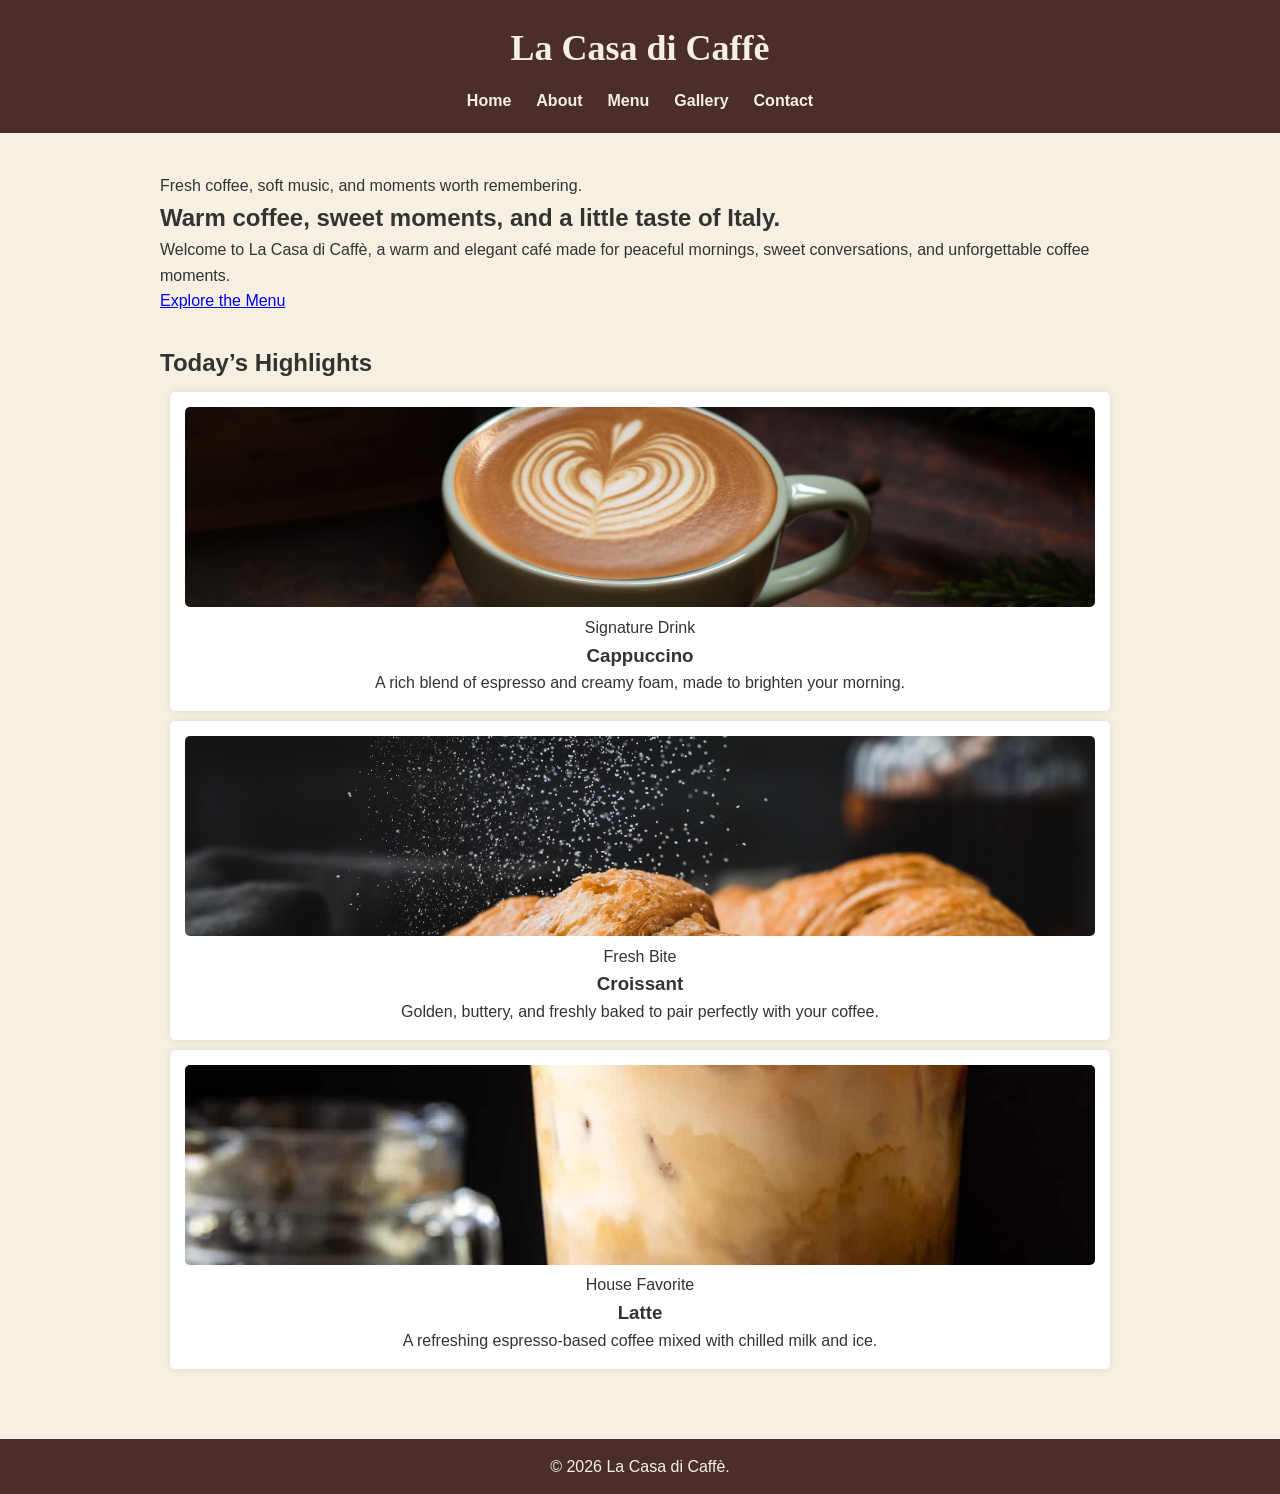
<file: Index.html>
<!DOCTYPE html>
<html lang="en">
<head>
  <meta charset="UTF-8">
  <meta name="viewport" content="width=device-width, initial-scale=1.0">
  <title>La Casa di Caffè - Home</title>
  <link rel="stylesheet" href="LA CASE DI CAFFE.CSS">
</head>
<body>

    <header>
      <h1>La Casa di Caffè</h1>
      <nav>
        <ul>
          <li><a href="index.html" >Home</a></li>
          <li><a href="about.html">About</a></li>
          <li><a href="menu.html">Menu</a></li>
          <li><a href="gallery.html">Gallery</a></li>
          <li><a href="contact.html">Contact</a></li>
        </ul>
      </nav>
    </header>
    
<main>

  <section class="hero">
    <div class="hero-inner">
      <span class="kicker">Fresh coffee, soft music, and moments worth remembering.</span>
      <h2>Warm coffee, sweet moments, and a little taste of Italy.</h2>
      <p>Welcome to La Casa di Caffè, a warm and elegant café made for peaceful mornings, sweet conversations, and unforgettable coffee moments.</p>
      <a class="btn" href="menu.html">Explore the Menu</a>
    </div>
  </section>

  <section>
    <h2 class="section-title">Today’s Highlights</h2>
    <div class="grid">
      <div class="card">
        <img src="Cappuccino.avif" alt="Cappuccino">
        <div class="badge">Signature Drink</div>
        <h3>Cappuccino</h3>
        <p>A rich blend of espresso and creamy foam, made to brighten your morning.</p>
      </div>
      <div class="card">
        <img src="Croissant.avif" alt="Croissant">
        <div class="badge">Fresh Bite</div>
        <h3>Croissant</h3>
        <p>Golden, buttery, and freshly baked to pair perfectly with your coffee.</p>
      </div>
      <div class="card">
        <img src="Iced Latte.jpg" alt="Iced Latte">
        <div class="badge">House Favorite</div>
        <h3>Latte</h3>
        <p>A refreshing espresso-based coffee mixed with chilled milk and ice.</p>
      </div>
    </div>
  </section>

</main>
<footer>
  <p>&copy; 2026 La Casa di Caffè.</p>
</footer>
</body>
</html>
</file>
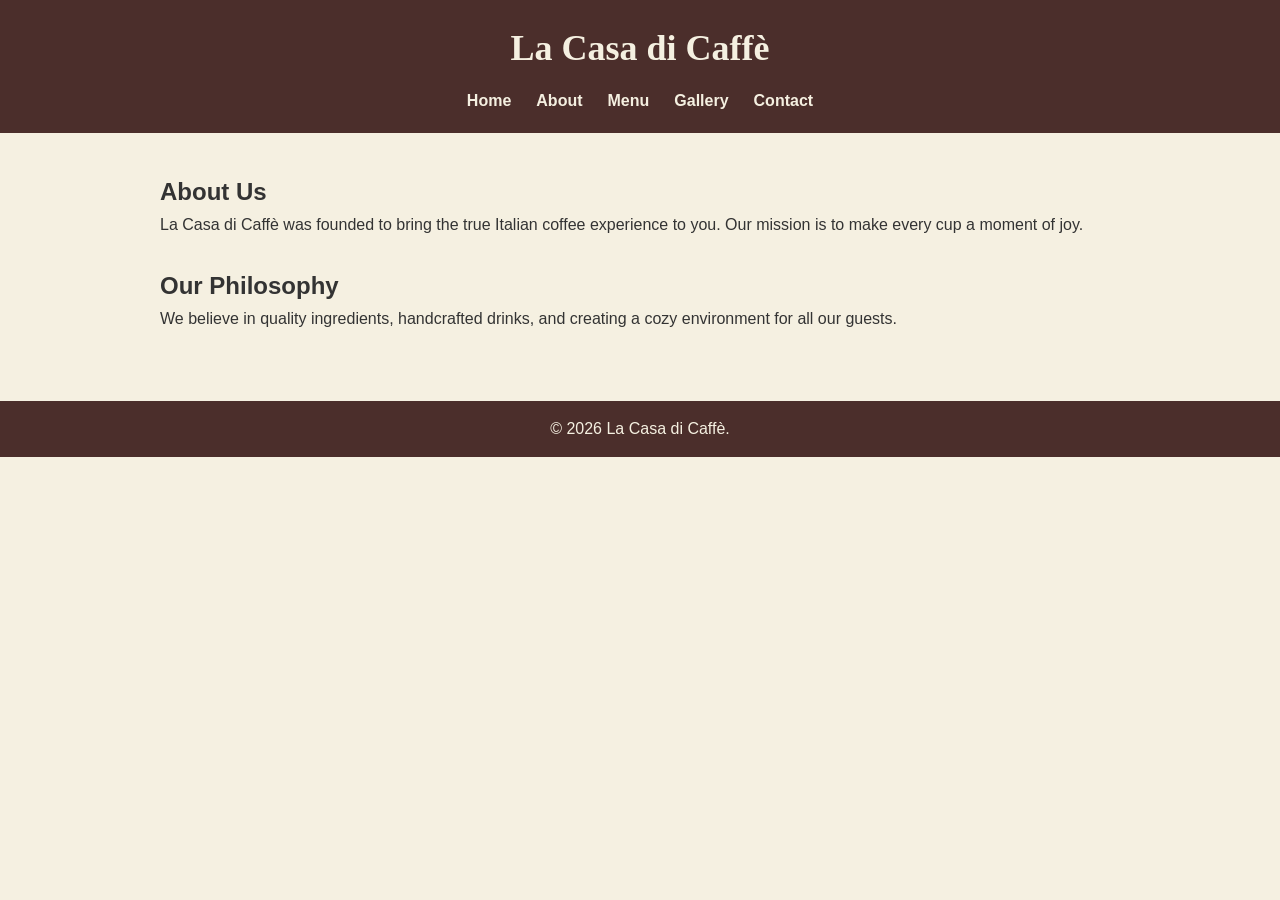
<file: ABOUT.html>
<!DOCTYPE html>
<html lang="en">
<head>
  <meta charset="UTF-8">
  <meta name="viewport" content="width=device-width, initial-scale=1.0">
  <title>La Casa di Caffè - About</title>
  <link rel="stylesheet" href="LA CASE DI CAFFE.CSS">
</head>
<body>
  <header>
    <h1>La Casa di Caffè</h1>
    <nav>
      <ul>
        <li><a href="index.html">Home</a></li>
        <li><a href="about.html">About</a></li>
        <li><a href="menu.html">Menu</a></li>
        <li><a href="gallery.html">Gallery</a></li>
        <li><a href="contact.html">Contact</a></li>
      </ul>
    </nav>
  </header>

  <main>
    <section>
      <h2>About Us</h2>
      <p>La Casa di Caffè was founded to bring the true Italian coffee experience to you. Our mission is to make every cup a moment of joy.</p>
    </section>

    <section>
      <h2>Our Philosophy</h2>
      <p>We believe in quality ingredients, handcrafted drinks, and creating a cozy environment for all our guests.</p>
    </section>
  </main>

  <footer>
    <p>&copy; 2026 La Casa di Caffè.</p>
  </footer>
</body>
</html>
</file>
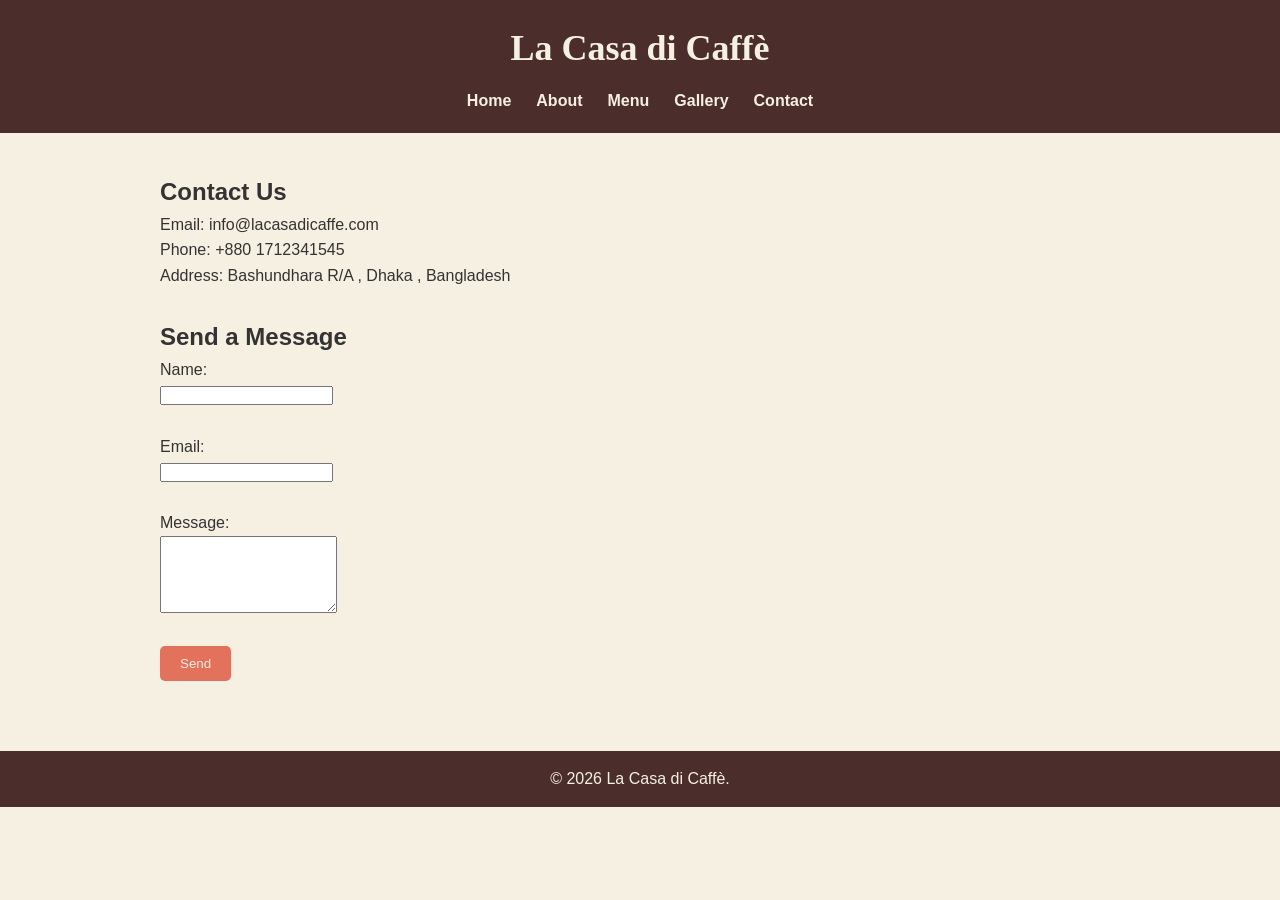
<file: Contact.html>
<!DOCTYPE html>
<html lang="en">
<head>
  <meta charset="UTF-8">
  <meta name="viewport" content="width=device-width, initial-scale=1.0">
  <title>La Casa di Caffè - Contact</title>
  <link rel="stylesheet" href="LA CASE DI CAFFE.CSS">
</head>
<body>
  <header>
    <h1>La Casa di Caffè</h1>
    <nav>
      <ul>
        <li><a href="index.html">Home</a></li>
        <li><a href="about.html">About</a></li>
        <li><a href="menu.html">Menu</a></li>
        <li><a href="gallery.html">Gallery</a></li>
        <li><a href="contact.html">Contact</a></li>
      </ul>
    </nav>
  </header>

  <main>
    <section>
      <h2>Contact Us</h2>
      <p>Email: info@lacasadicaffe.com</p>
      <p>Phone: +880 1712341545 </p>
      <p>Address: Bashundhara R/A , Dhaka , Bangladesh </p>
    </section>

    <section>
      <h2>Send a Message</h2>
      <form>
        <label>Name:</label><br>
        <input type="text" name="name"><br><br>
        <label>Email:</label><br>
        <input type="email" name="email"><br><br>
        <label>Message:</label><br>
        <textarea name="message" rows="5"></textarea><br><br>
        <button type="submit">Send</button>
      </form>
    </section>
  </main>

  <footer>
    <p>&copy; 2026 La Casa di Caffè.</p>
  </footer>
</body>
</html>
</file>
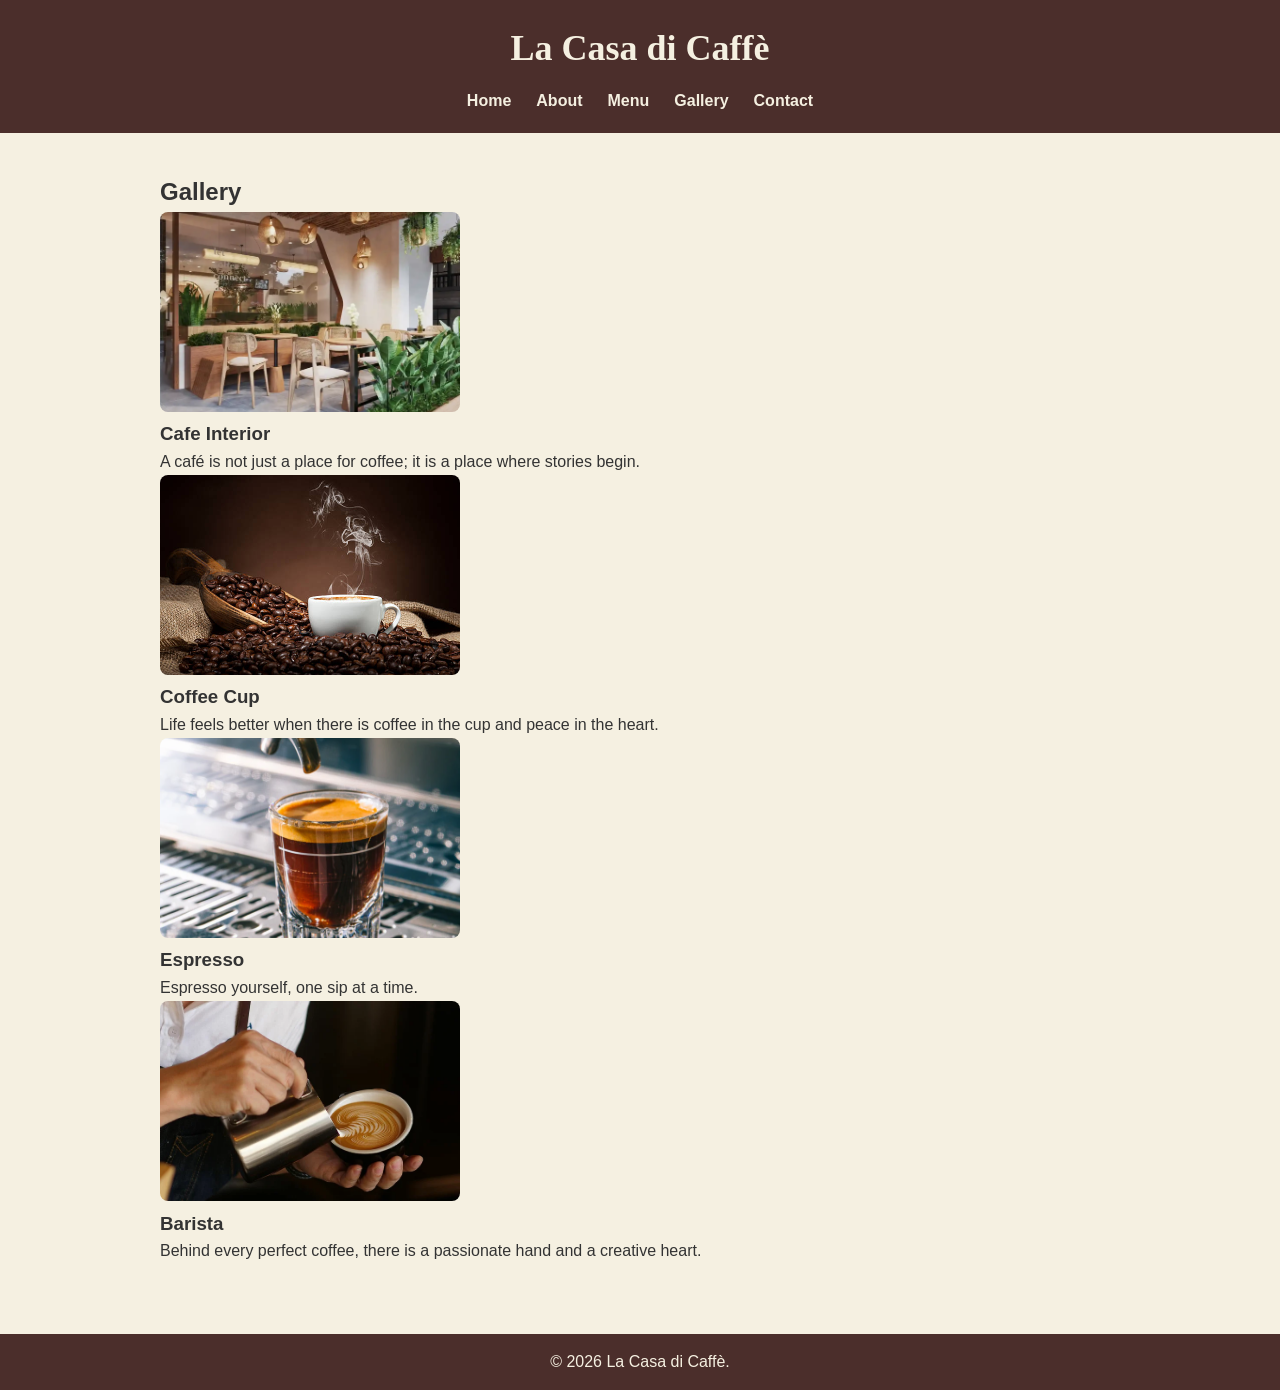
<file: Gallery.html>
<!DOCTYPE html>
<html lang="en">
<head>
  <meta charset="UTF-8">
  <meta name="viewport" content="width=device-width, initial-scale=1.0">
  <title>La Casa di Caffè - Gallery</title>
  <link rel="stylesheet" href="LA CASE DI CAFFE.CSS">
</head>
<body>
  <header>
    <h1>La Casa di Caffè</h1>
    <nav>
      <ul>
        <li><a href="index.html">Home</a></li>
        <li><a href="about.html">About</a></li>
        <li><a href="menu.html">Menu</a></li>
        <li><a href="gallery.html">Gallery</a></li>
        <li><a href="contact.html">Contact</a></li>
      </ul>
    </nav>
  </header>

  <main>
    <section>
      <h2>Gallery</h2>
      </head>

  <div class="gallery">

    <div class="gallery-item">
      <img src="Cafe interior.webp" alt="Gallery Image 1">
      <div class="text-box">
        <h3>Cafe Interior</h3>
        <p>A café is not just a place for coffee; it is a place where stories begin.</p>
      </div>
    </div>

    <div class="gallery-item">
      <img src="Coffee Cup.jpg" alt="Gallery Image 2">
      <div class="text-box">
        <h3>Coffee Cup</h3>
        <p>Life feels better when there is coffee in the cup and peace in the heart.</p>
      </div>
    </div>

    <div class="gallery-item">
      <img src="Espresso.webp" alt="Gallery Image 3">
      <div class="text-box">
        <h3>Espresso</h3>
        <p>Espresso yourself, one sip at a time.</p>
      </div>

    </div>
        <div class="gallery-item">
      <img src="Barista.webp" alt="Gallery Image 4">
      <div class="text-box">
        <h3>Barista</h3>
        <p>Behind every perfect coffee, there is a passionate hand and a creative heart.</p>
      </div>
    </div>
    </section>
  </main>

  <footer>
    <p>&copy; 2026 La Casa di Caffè. </p>
  </footer>
</body>
</html>
</file>
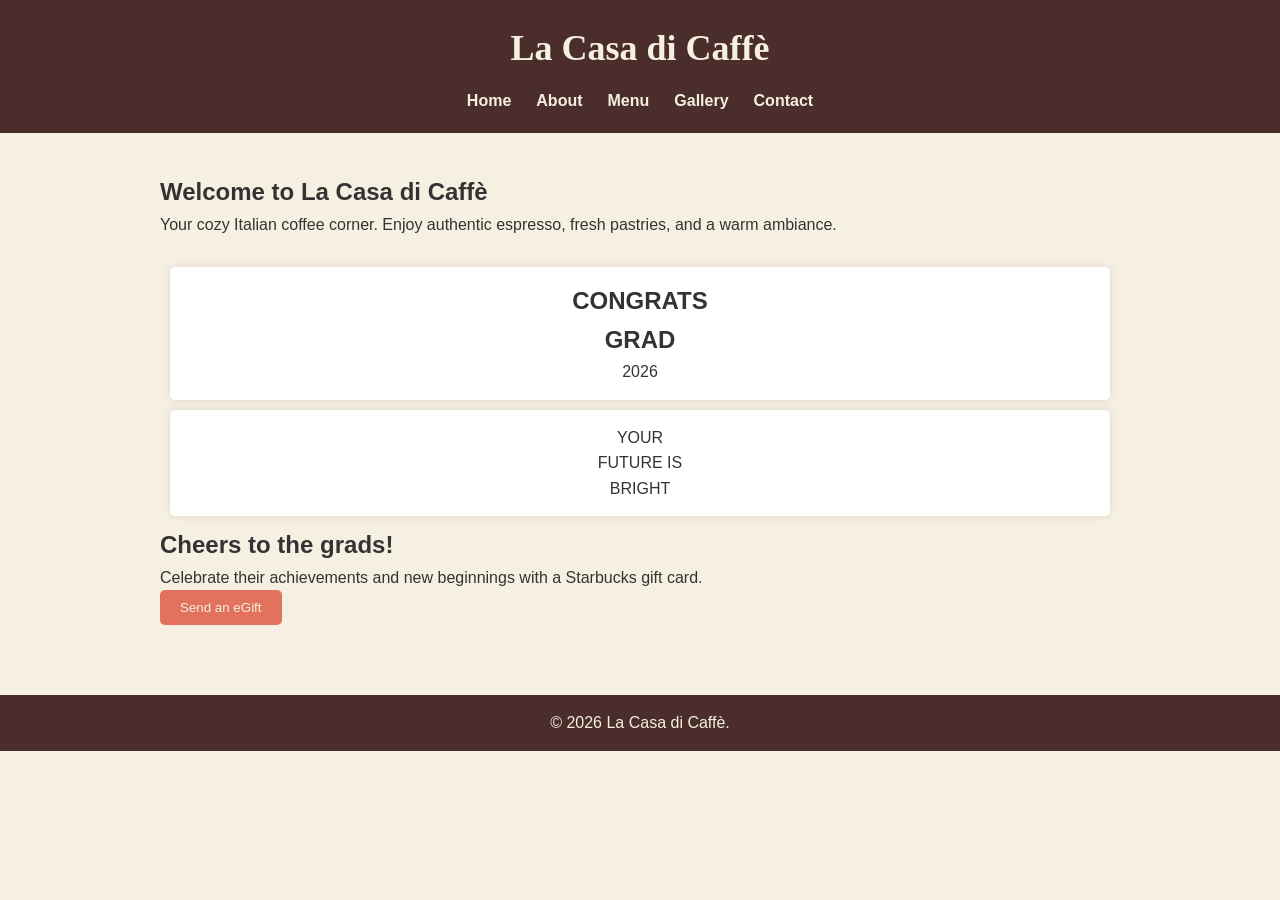
<file: LA CASE DI CAFFE.html>
<!DOCTYPE html>
<html lang="en">
<head>
  <meta charset="UTF-8">
  <meta name="viewport" content="width=device-width, initial-scale=1.0">
  <title>La Casa di Caffè - Home</title>
  <link rel="stylesheet" href="LA CASE DI CAFFE.CSS">
</head>
<body>
  <header>
    <h1>La Casa di Caffè</h1>
    <nav>
      <ul>
        <li><a href="Index.html">Home</a></li>
        <li><a href="ABOUT.html">About</a></li>
        <li><a href="MENU.html">Menu</a></li>
        <li><a href="Gallery.html">Gallery</a></li>
        <li><a href="Contact.html">Contact</a></li>
      </ul>
    </nav>
  </header>

  <main>
    <section>
      <h2>Welcome to La Casa di Caffè</h2>
      <p>Your cozy Italian coffee corner. Enjoy authentic espresso, fresh pastries, and a warm ambiance.</p>
    </section>

    <section>
      <div class="banner">
    <div class="cards">
        <div class="card card1">
            <h2>CONGRATS<br>GRAD</h2>
            <span>2026</span>
        </div>

        <div class="card card2">
            <p>YOUR<br>FUTURE IS<br>BRIGHT</p>
        </div>
    </div>

    <div class="content">
        <h1>Cheers to the grads!</h1>
        <p>
            Celebrate their achievements and new beginnings
            with a Starbucks gift card.
        </p>
        <button>Send an eGift</button>
    </div>
</div>

    </section>
  </main>

  <footer>
    <p>&copy; 2026 La Casa di Caffè. </p>
  </footer>
</body>
</html>
</file>
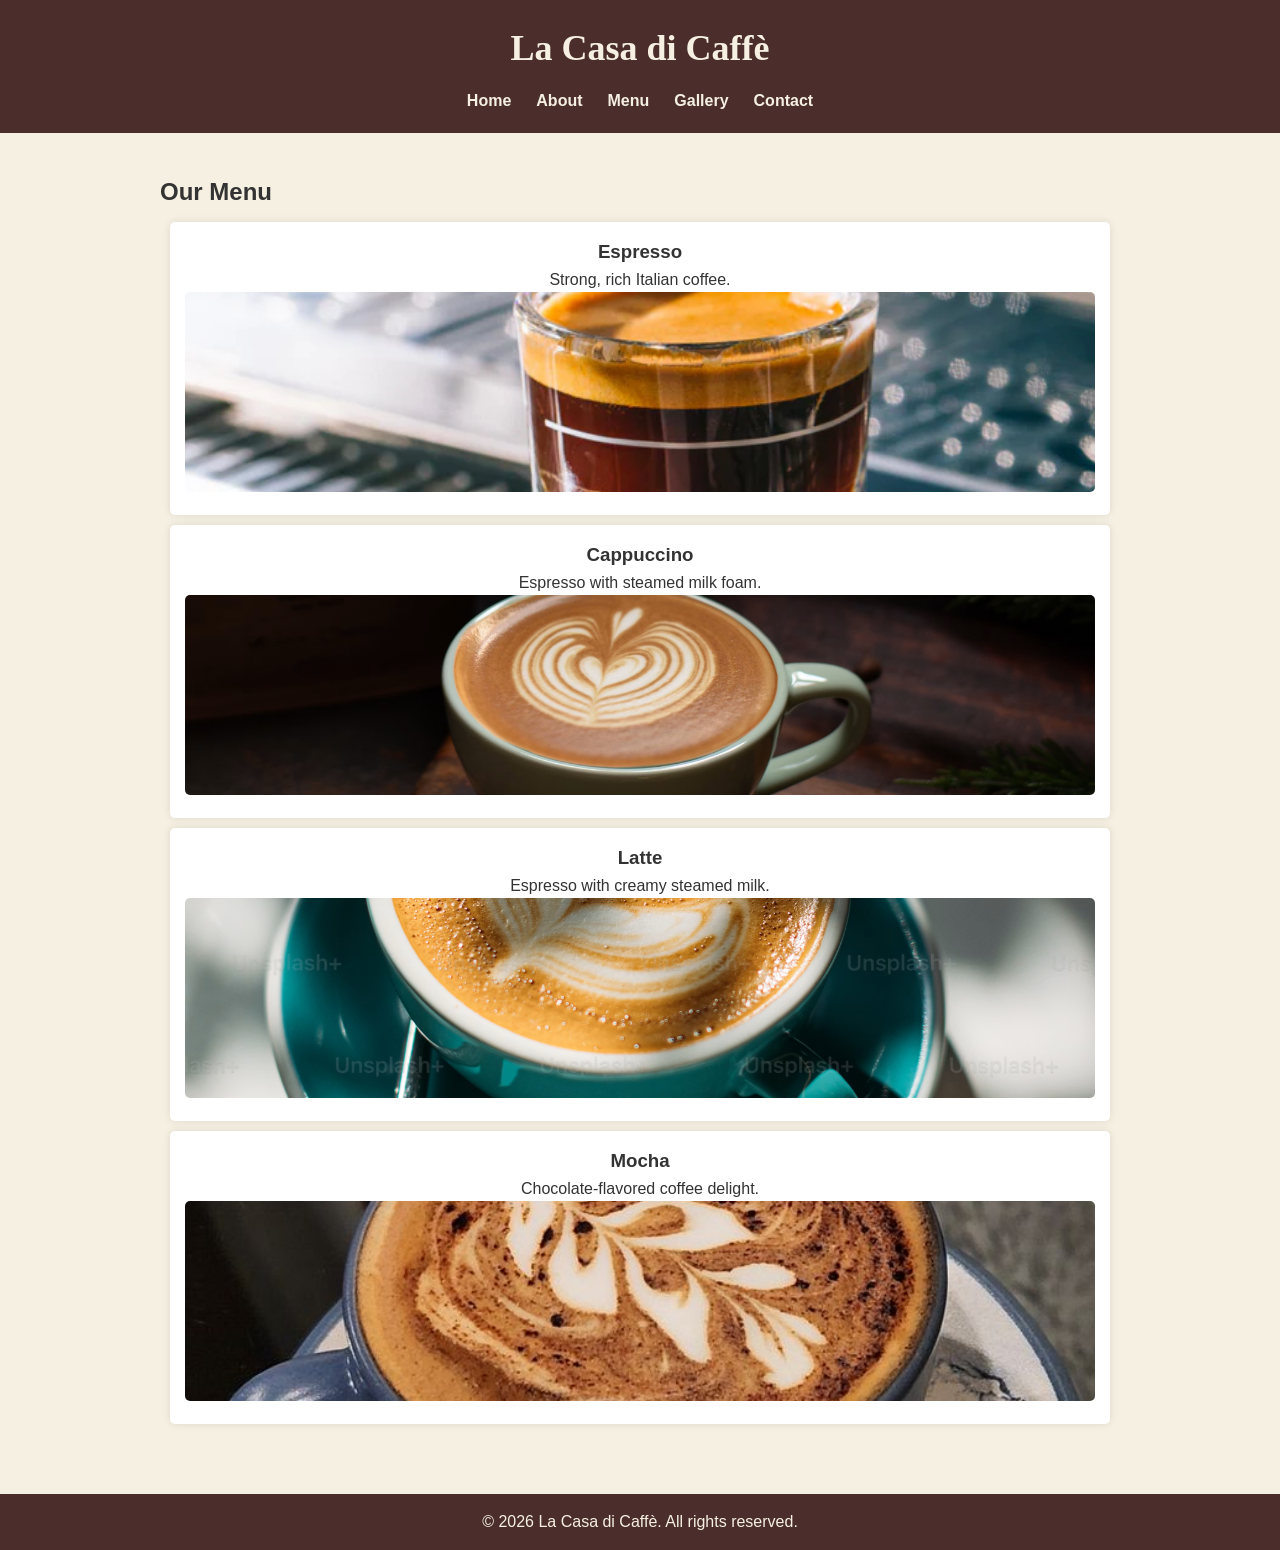
<file: MENU.html>
<!DOCTYPE html>
<html lang="en">
<head>
  <meta charset="UTF-8">
  <meta name="viewport" content="width=device-width, initial-scale=1.0">
  <title>La Casa di Caffè - Menu</title>
  <link rel="stylesheet" href="LA CASE DI CAFFE.CSS">
</head>
<body>
  <header>
    <h1>La Casa di Caffè</h1>
    <nav>
      <ul>
        <li><a href="index.html">Home</a></li>
        <li><a href="about.html">About</a></li>
        <li><a href="menu.html">Menu</a></li>
        <li><a href="gallery.html">Gallery</a></li>
        <li><a href="contact.html">Contact</a></li>
      </ul>
    </nav>
  </header>

  <main>
    <section>
      <h2>Our Menu</h2>
      <div class="card">
        <h3>Espresso</h3>
        <p>Strong, rich Italian coffee.</p>
        <img src="Espresso.webp" alt="Espresso">
      </div>
      <div class="card">
        <h3>Cappuccino</h3>
        <p>Espresso with steamed milk foam.</p>
        <img src="Cappuccino.avif" alt="Cappuccino">
      </div>
      <div class="card">
        <h3>Latte</h3>
        <p>Espresso with creamy steamed milk.</p>
        <img src="Latte.avif" alt="Latte">
      </div>
      <div class="card">
        <h3>Mocha</h3>
        <p>Chocolate-flavored coffee delight.</p>
        <img src="Mocha.jpg" alt="Mocha">
      </div>
    </section>
  </main>

  <footer>
    <p>&copy; 2026 La Casa di Caffè. All rights reserved.</p>
  </footer>
</body>
</html>
</file>
<file: LA CASE DI CAFFE.CSS>
/* Reset default margins/padding */
* {
    margin: 0;
    padding: 0;
    box-sizing: border-box;
}

/* Body styling */
body {
    font-family: 'Cinzel', serif;
    line-height: 1.6;
    background-color: #F5F0E1;
    color: #333;
}

/* Header */
header {
    background-color: #4B2E2B;
    color: #F5F0E1;
    padding: 20px 0;
    text-align: center;
}

header h1 {
    font-family: 'Parisienne', cursive;
    font-size: 36px;
}

/* Navigation */
nav ul {
    list-style: none;
    display: flex;
    justify-content: center;
    gap: 25px;
    margin-top: 10px;
}

nav ul li a {
    color: #F5F0E1;
    text-decoration: none;
    font-weight: bold;
    font-size: 16px;
}

nav ul li a:hover {
    text-decoration: underline;
}

/* Main content */
main {
    padding: 20px;
    max-width: 1000px;
    margin: 20px auto;
}

/* Sections */
section {
    margin-bottom: 30px;
}

/* Buttons */
button {
    background-color: #E2725B;
    color: #F5F0E1;
    padding: 10px 20px;
    border: none;
    border-radius: 5px;
    cursor: pointer;
}

button:hover {
    background-color: #4B2E2B;
}

/* Footer */
footer {
    text-align: center;
    padding: 15px 0;
    background-color: #4B2E2B;
    color: #F5F0E1;
    margin-top: 20px;
}

/* Menu / Cards */
.card {
    background-color: #fff;
    padding: 15px;
    margin: 10px;
    border-radius: 5px;
    box-shadow: 0 0 8px rgba(0,0,0,0.1);
    text-align: center;
}

.card img {
    width: 100%;
    border-radius: 5px;
}

/* Gallery grid */
.gallery-grid {
    display: -moz-grid-group;
    grid-template-columns: repeat(auto-fit, minmax(250px, 1fr));
    gap: 30px;
}
*{
    margin:0;
    padding:0;
    box-sizing:border-box;
    font-family:Arial, sans-serif;
}
img {
      width: 300px;     
      height: 200px;     
      object-fit: cover; 
      border-radius: 8px;
    }
</file>
